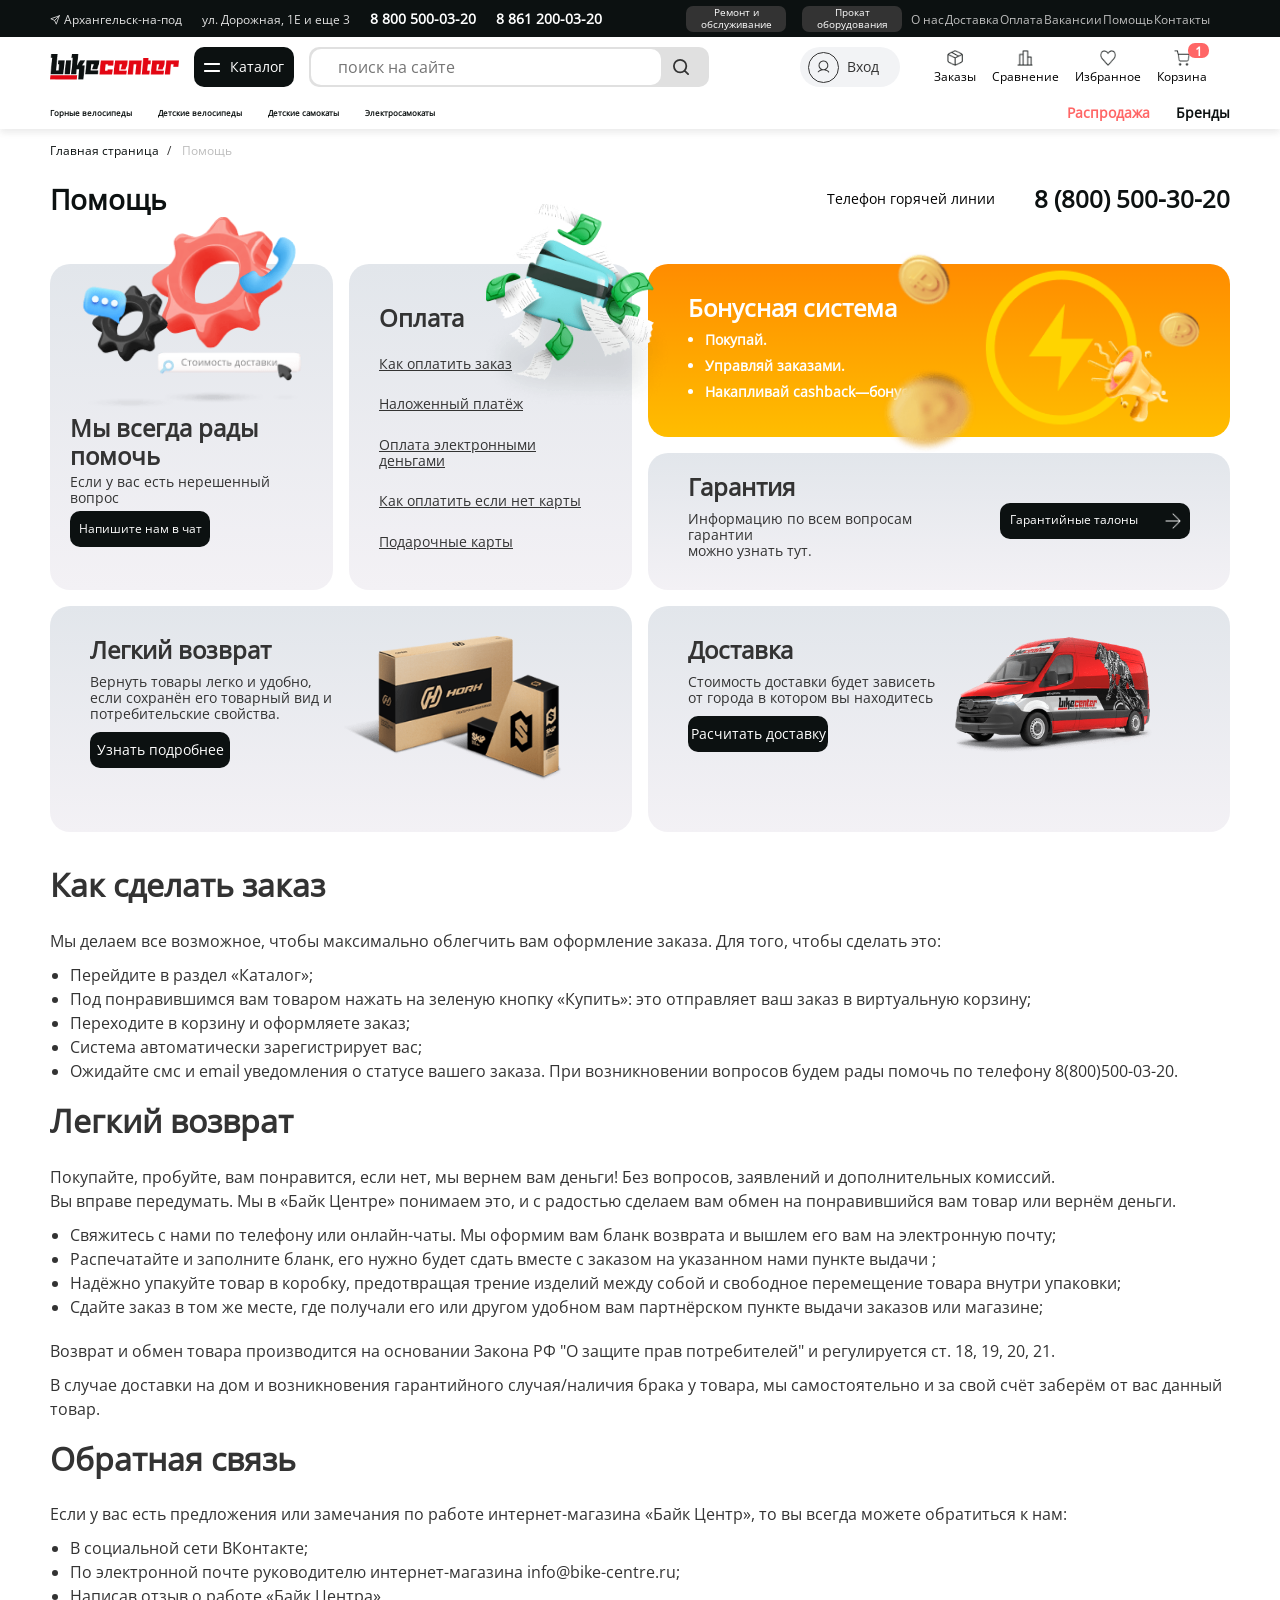
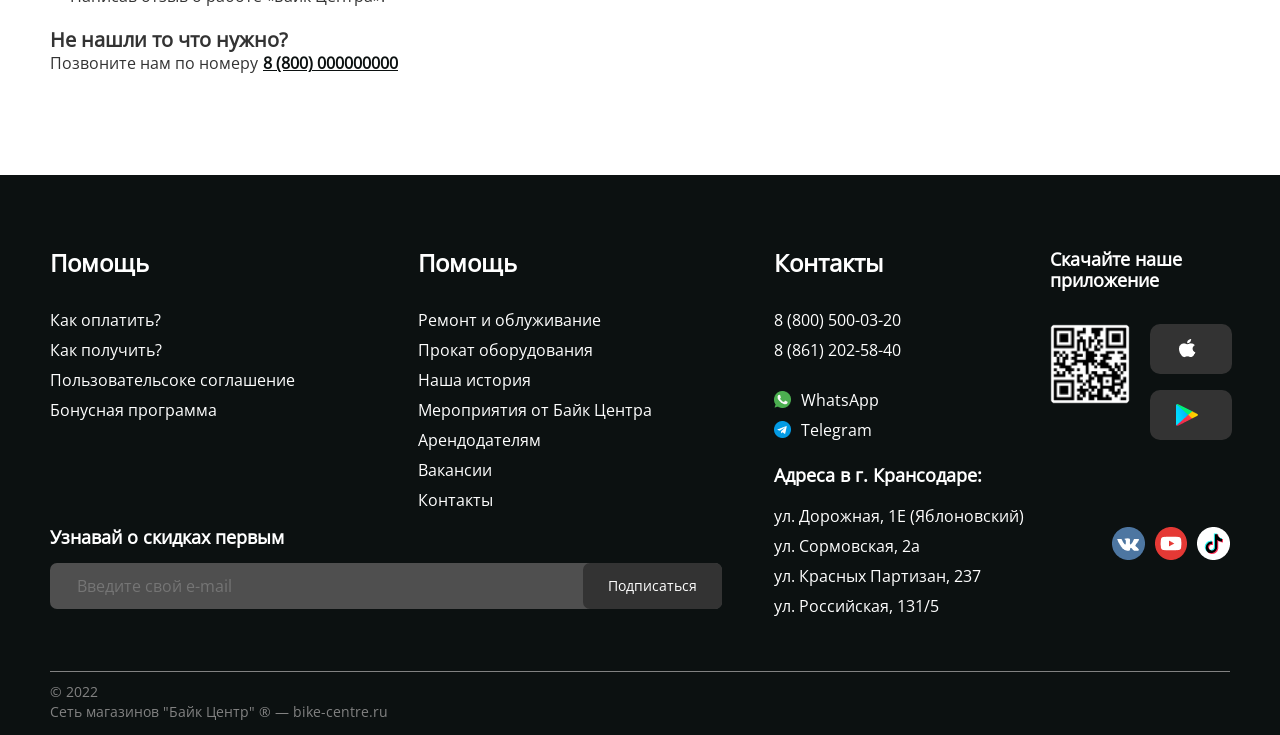
<file: index.html>
<!doctype html><html lang="en"><head><meta charset="UTF-8"><meta http-equiv="X-UA-Compatible" content="IE=edge"><meta name="viewport" content="width=device-width,initial-scale=1"><link rel="shortcut icon" href="#" type="image/png"><link rel="shortcut icon" href="#" type="image/svg+xml"><title>WebPack RUBIK</title><script defer="defer" src="main.179ff12ef332ce8f3897.js"></script><link href="main.f5bd151fe321eb7d1ba5.css" rel="stylesheet"></head><body><div class="black__line"></div><div class="line"></div><header><div class="header__line"><div class="header__line__wrap"><div class="header__line__wrap__info"><ul><li><img src="image/marker.svg" alt="marker"> <a href="#">Архангельск-на-под</a></li><li><a href="#">ул. Дорожная, 1Е и еще 3</a></li><li><a href="#" class="header__line__wrap__info__number">8 800 500-03-20</a></li><li><a href="#" class="header__line__wrap__info__number">8 861 200-03-20</a></li></ul></div><div class="header__line__wrap__list"><div class="header__line__wrap__list__btn header__btn"><button>Ремонт и обслуживание</button></div><div class="header__line__wrap__list__btn header__btn"><button>Прокат оборудования</button></div><div class="header__line__wrap__list__categories"><ul><li><a href="#">О нас</a></li><li><a href="#">Доставка</a></li><li><a href="#">Оплата</a></li><li><a href="#">Вакансии</a></li><li><a href="#">Помощь</a></li><li><a href="#">Контакты</a></li></ul></div></div></div></div><div class="header__line__small"><div class="header__line__wrap"><div class="header__line__wrap__info"><ul><li><img src="image/marker.svg" alt="marker"> <a href="#">Архангельск-на-под</a></li><li><a href="#">ул. Дорожная, 1Е и еще 3</a></li><li><a href="#" class="header__line__wrap__info__number">8 800 500-03-20</a></li><li><a href="#" class="header__line__wrap__info__number">8 861 200-03-20</a></li></ul><div class="header__line__wrap__list__btn header__btn"><button>Ремонт и обслуживание</button></div><div class="header__line__wrap__list__btn header__btn"><button>Прокат оборудования</button></div></div><div class="header__line__wrap__list"><div class="header__line__wrap__list__categories"><ul><li><a href="#">О нас</a></li><li><a href="#">Доставка</a></li><li><a href="#">Оплата</a></li><li><a href="#">Вакансии</a></li><li><a href="#">Помощь</a></li><li><a href="#">Контакты</a></li></ul></div></div></div></div><div class="header__main"><div class="header__main__wrap"><div class="header__main__wrap__one"><div class="header__main__wrap__one__logo"><img src="image/logo.png" alt="logo"></div><div class="header__main__wrap__one__logo__button"><button class="btn btn__header" id="catalog__open" checked="false"><div class="btn__header__menu"><img src="image/burger.png" alt="burger"></div><span>Каталог</span></button></div><div class="search__wrap"><div class="header__main__wrap__one__search"><input type="search" class="search" placeholder="поиск на сайте" id="input"> <img src="image/search.svg" alt="search" class="search__icon"></div><div class="search__list" id="search__list"><div class="search__list__wrap"><div class="search__list__wrap__element"><h5>Велосипеды</h5><div class="search__list__wrap__element__line"><div class="search__list__wrap__element__line__text"><img src="image/search.svg" alt="search"><p>Электросамокаты</p></div><div class="search__list__wrap__element__line__arrow"><img class="arrow" src="image/arrow-rigth.png" alt="arrow"></div></div><div class="search__list__wrap__element__line"><div class="search__list__wrap__element__line__text"><img src="image/search.svg" alt="search"><p>Электросамокаты</p></div><div class="search__list__wrap__element__line__arrow"><img class="arrow" src="image/arrow-rigth.png" alt="arrow"></div></div><div class="search__list__wrap__element__line"><div class="search__list__wrap__element__line__text"><img src="image/search.svg" alt="search"><p>Электросамокаты</p></div><div class="search__list__wrap__element__line__arrow"><img class="arrow" src="image/arrow-rigth.png" alt="arrow"></div></div><div class="search__list__wrap__element__line"><div class="search__list__wrap__element__line__text"><img src="image/search.svg" alt="search"><p>Электросамокаты</p></div><div class="search__list__wrap__element__line__arrow"><img class="arrow" src="image/arrow-rigth.png" alt="arrow"></div></div></div><div class="search__list__wrap__element all__categories" style="margin-top:20px"><h5>Все разделы</h5><div class="search__list__wrap__element__line"><div class="search__list__wrap__element__line__text"><p>Электросамокаты</p></div><div class="search__list__wrap__element__line__arrow"><img class="arrow" src="image/arrow-rigth.png" alt="arrow"></div></div><div class="search__list__wrap__element__line"><div class="search__list__wrap__element__line__text"><p>Электросамокаты</p></div><div class="search__list__wrap__element__line__arrow"><img class="arrow" src="image/arrow-rigth.png" alt="arrow"></div></div><div class="search__list__wrap__element__line"><div class="search__list__wrap__element__line__text"><p>Электросамокаты</p></div><div class="search__list__wrap__element__line__arrow"><img class="arrow" src="image/arrow-rigth.png" alt="arrow"></div></div><div class="search__list__wrap__element__line"><div class="search__list__wrap__element__line__text"><p>Электросамокаты</p></div><div class="search__list__wrap__element__line__arrow"><img class="arrow" src="image/arrow-rigth.png" alt="arrow"></div></div></div><div class="search__list__wrap__element" style="margin-top:20px"><div class="search__list__wrap__element__line"><div class="search__list__wrap__element__line__text"><div class="search__list__wrap__element__line__text__block"></div><p>Велосипед TECH TEAM Fox 20 (2021)<br>черно-синий</p></div><div class="search__list__wrap__element__line__arrow__block"><p>235 365 Р</p></div></div><div class="search__list__wrap__element__line"><div class="search__list__wrap__element__line__text"><div class="search__list__wrap__element__line__text__block"></div><p>Велосипед TECH TEAM Fox 20 (2021)<br>черно-синий</p></div><div class="search__list__wrap__element__line__arrow__block"><p>235 365 Р</p></div></div><div class="search__list__wrap__element__line"><div class="search__list__wrap__element__line__text"><div class="search__list__wrap__element__line__text__block"></div><p>Велосипед TECH TEAM Fox 20 (2021)<br>черно-синий</p></div><div class="search__list__wrap__element__line__arrow__block"><p>235 365 Р</p></div></div><div class="search__list__wrap__element__line"><div class="search__list__wrap__element__line__text"><div class="search__list__wrap__element__line__text__block"></div><p>Велосипед TECH TEAM Fox 20 (2021)<br>черно-синий</p></div><div class="search__list__wrap__element__line__arrow__block"><p>235 365 Р</p></div></div><div class="search__list__wrap__element__line"><div class="search__list__wrap__element__line__text"><div class="search__list__wrap__element__line__text__block"></div><p>Велосипед TECH TEAM Fox 20 (2021)<br>черно-синий</p></div><div class="search__list__wrap__element__line__arrow__block"><p>235 365 Р</p></div></div><div class="search__list__wrap__element__line"><div class="search__list__wrap__element__line__text"><div class="search__list__wrap__element__line__text__block"></div><p>Велосипед TECH TEAM Fox 20 (2021)<br>черно-синий</p></div><div class="search__list__wrap__element__line__arrow__block"><p>235 365 Р</p></div></div><div class="search__list__wrap__element__line"><div class="search__list__wrap__element__line__text"><div class="search__list__wrap__element__line__text__block"></div><p>Велосипед TECH TEAM Fox 20 (2021)<br>черно-синий</p></div><div class="search__list__wrap__element__line__arrow__block"><p>235 365 Р</p></div></div><div class="search__list__wrap__element__line"><div class="search__list__wrap__element__line__text"><div class="search__list__wrap__element__line__text__block"></div><p>Велосипед TECH TEAM Fox 20 (2021)<br>черно-синий</p></div><div class="search__list__wrap__element__line__arrow__block"><p>235 365 Р</p></div></div></div></div></div></div></div><div class="header__main__wrap__two"><ul><button class="btn btn__main"><div class="btn__main__wrap"><img src="image/human.png" alt="human"> <span>Вход</span></div></button><li class="icons"><img src="image/box.png" alt="img"><p>Заказы</p></li><li class="icons"><img src="image/graph.png" alt="img"><p>Сравнение</p></li><li class="icons"><img src="image/heart.png" alt="img"><p>Избранное</p></li><li class="icons cart"><div class="cart__box"><p>1</p></div><img src="image/cart.png" alt="img"><p>Корзина</p></li></ul></div></div></div><div class="header__footer"><div class="header__footer__category"><ul><li><a href="#">Горные велосипеды</a></li><li><a href="#">Детские велосипеды</a></li><li><a href="#">Детские самокаты</a></li><li><a href="#">Электросамокаты</a></li></ul></div><div class="header__footer__promotion"><ul><li><a href="#" class="promotion">Распродажа</a></li><li><a href="#">Бренды</a></li></ul></div></div></header><nav><div class="nav__wrap"><div class="nav__burger"><img src="image/nav-burger.png" alt="omg"></div><div class="nav__logo"><img src="image/nav-logo.png" alt="omg"></div><div class="nav__search" id="navSearch"><img src="image/nav-search.png" alt="omg"></div><div class="nav__cart" id="navCart"><img src="image/nav-cart.png" alt="omg"></div><div class="nav__cart" id="navCart"><img src="image/human2.png" alt="omg"></div></div></nav><main><div class="catalog catalog__open" id="catalog"><aside class="catalog__aside__left"><div class="aside__wrap"><div class="aside__wrap__element"><div class="aside__wrap__element__image"><img src="image/bike.png" alt="img"></div><p>Велосипеды</p><div class="aside__wrap__element__image__arrow"><img class="arrow" src="image/arrow-rigth.png" alt="arrow"></div></div><div class="aside__wrap__element"><div class="aside__wrap__element__image"><img src="image/bike.png" alt="img"></div><p>Велосипеды</p><div class="aside__wrap__element__image__arrow"><img class="arrow" src="image/arrow-rigth.png" alt="arrow"></div></div><div class="aside__wrap__element"><div class="aside__wrap__element__image"><img src="image/bike.png" alt="img"></div><p>Велосипеды</p><div class="aside__wrap__element__image__arrow"><img class="arrow" src="image/arrow-rigth.png" alt="arrow"></div></div><div class="aside__wrap__element"><div class="aside__wrap__element__image"><img src="image/bike.png" alt="img"></div><p>Велосипеды</p><div class="aside__wrap__element__image__arrow"><img class="arrow" src="image/arrow-rigth.png" alt="arrow"></div></div><div class="aside__wrap__element"><div class="aside__wrap__element__image"><img src="image/bike.png" alt="img"></div><p>Велосипеды</p><div class="aside__wrap__element__image__arrow"><img class="arrow" src="image/arrow-rigth.png" alt="arrow"></div></div><div class="aside__wrap__element"><div class="aside__wrap__element__image"><img src="image/bike.png" alt="img"></div><p>Велосипеды</p><div class="aside__wrap__element__image__arrow"><img class="arrow" src="image/arrow-rigth.png" alt="arrow"></div></div><div class="aside__wrap__element"><div class="aside__wrap__element__image"><img src="image/bike.png" alt="img"></div><p>Велосипеды</p><div class="aside__wrap__element__image__arrow"><img class="arrow" src="image/arrow-rigth.png" alt="arrow"></div></div><div class="aside__wrap__element"><div class="aside__wrap__element__image"><img src="image/bike.png" alt="img"></div><p>Велосипеды</p><div class="aside__wrap__element__image__arrow"><img class="arrow" src="image/arrow-rigth.png" alt="arrow"></div></div><div class="aside__wrap__element"><div class="aside__wrap__element__image"><img src="image/bike.png" alt="img"></div><p>Велосипеды</p><div class="aside__wrap__element__image__arrow"><img class="arrow" src="image/arrow-rigth.png" alt="arrow"></div></div><div class="aside__wrap__element"><div class="aside__wrap__element__image"><img src="image/bike.png" alt="img"></div><p>Велосипеды</p><div class="aside__wrap__element__image__arrow"><img class="arrow" src="image/arrow-rigth.png" alt="arrow"></div></div><div class="aside__wrap__element"><div class="aside__wrap__element__image"><img src="image/bike.png" alt="img"></div><p>Велосипеды</p><div class="aside__wrap__element__image__arrow"><img class="arrow" src="image/arrow-rigth.png" alt="arrow"></div></div><div class="aside__wrap__element"><div class="aside__wrap__element__image"><img src="image/bike.png" alt="img"></div><p>Велосипеды</p><div class="aside__wrap__element__image__arrow"><img class="arrow" src="image/arrow-rigth.png" alt="arrow"></div></div></div></aside><article><div class="article__wrap__all"><div class="article__wrap__element"><div class="article__wrap__element__title"><h6>Амортизаторы и вилки</h6><div class="article__wrap__element__title__image"><img src="image/bike.png" alt="img"></div></div><div class="article__wrap__element__body"><ul><li><p>Амортизаторы</p></li><li><p>Амортизаторы</p></li><li><p>Амортизаторы</p></li><li><p>Амортизаторы</p></li><li><p>Амортизаторы</p></li></ul></div></div><div class="article__wrap__element"><div class="article__wrap__element__title"><h6>Амортизаторы и вилки</h6><div class="article__wrap__element__title__image"><img src="image/bike.png" alt="img"></div></div><div class="article__wrap__element__body"><ul><li><p>Амортизаторы</p></li><li><p>Амортизаторы</p></li><li><p>Амортизаторы</p></li><li><p>Амортизаторы</p></li><li><p>Амортизаторы</p></li></ul></div></div><div class="article__wrap__element"><div class="article__wrap__element__title"><h6>Амортизаторы и вилки</h6><div class="article__wrap__element__title__image"><img src="image/bike.png" alt="img"></div></div><div class="article__wrap__element__body"><ul><li><p>Амортизаторы</p></li><li><p>Амортизаторы</p></li><li><p>Амортизаторы</p></li><li><p>Амортизаторы</p></li><li><p>Амортизаторы</p></li></ul></div></div><div class="article__wrap__element"><div class="article__wrap__element__title"><h6>Амортизаторы и вилки</h6><div class="article__wrap__element__title__image"><img src="image/bike.png" alt="img"></div></div><div class="article__wrap__element__body"><ul><li><p>Амортизаторы</p></li><li><p>Амортизаторы</p></li><li><p>Амортизаторы</p></li><li><p>Амортизаторы</p></li><li><p>Амортизаторы</p></li></ul></div></div><div class="article__wrap__element"><div class="article__wrap__element__title"><h6>Амортизаторы и вилки</h6><div class="article__wrap__element__title__image"><img src="image/bike.png" alt="img"></div></div><div class="article__wrap__element__body"><ul><li><p>Амортизаторы</p></li><li><p>Амортизаторы</p></li><li><p>Амортизаторы</p></li><li><p>Амортизаторы</p></li><li><p>Амортизаторы</p></li></ul></div></div><div class="article__wrap__element"><div class="article__wrap__element__title"><h6>Амортизаторы и вилки</h6><div class="article__wrap__element__title__image"><img src="image/bike.png" alt="img"></div></div><div class="article__wrap__element__body"><ul><li><p>Амортизаторы</p></li><li><p>Амортизаторы</p></li><li><p>Амортизаторы</p></li><li><p>Амортизаторы</p></li><li><p>Амортизаторы</p></li></ul></div></div><div class="article__wrap__element"><div class="article__wrap__element__title"><h6>Амортизаторы и вилки</h6><div class="article__wrap__element__title__image"><img src="image/bike.png" alt="img"></div></div><div class="article__wrap__element__body"><ul><li><p>Амортизаторы</p></li><li><p>Амортизаторы</p></li><li><p>Амортизаторы</p></li><li><p>Амортизаторы</p></li><li><p>Амортизаторы</p></li></ul></div></div><div class="article__wrap__element"><div class="article__wrap__element__title"><h6>Амортизаторы и вилки</h6><div class="article__wrap__element__title__image"><img src="image/bike.png" alt="img"></div></div><div class="article__wrap__element__body"><ul><li><p>Амортизаторы</p></li><li><p>Амортизаторы</p></li><li><p>Амортизаторы</p></li><li><p>Амортизаторы</p></li><li><p>Амортизаторы</p></li></ul></div></div><div class="article__wrap__element"><div class="article__wrap__element__title"><h6>Амортизаторы и вилки</h6><div class="article__wrap__element__title__image"><img src="image/bike.png" alt="img"></div></div><div class="article__wrap__element__body"><ul><li><p>Амортизаторы</p></li><li><p>Амортизаторы</p></li><li><p>Амортизаторы</p></li><li><p>Амортизаторы</p></li><li><p>Амортизаторы</p></li></ul></div></div><div class="article__wrap__element"><div class="article__wrap__element__title"><h6>Амортизаторы и вилки</h6><div class="article__wrap__element__title__image"><img src="image/bike.png" alt="img"></div></div><div class="article__wrap__element__body"><ul><li><p>Амортизаторы</p></li><li><p>Амортизаторы</p></li><li><p>Амортизаторы</p></li><li><p>Амортизаторы</p></li><li><p>Амортизаторы</p></li></ul></div></div><div class="article__wrap__element"><div class="article__wrap__element__title"><h6>Амортизаторы и вилки</h6><div class="article__wrap__element__title__image"><img src="image/bike.png" alt="img"></div></div><div class="article__wrap__element__body"><ul><li><p>Амортизаторы</p></li><li><p>Амортизаторы</p></li><li><p>Амортизаторы</p></li><li><p>Амортизаторы</p></li><li><p>Амортизаторы</p></li></ul></div></div><div class="article__wrap__element"><div class="article__wrap__element__title"><h6>Амортизаторы и вилки</h6><div class="article__wrap__element__title__image"><img src="image/bike.png" alt="img"></div></div><div class="article__wrap__element__body"><ul><li><p>Амортизаторы</p></li><li><p>Амортизаторы</p></li><li><p>Амортизаторы</p></li><li><p>Амортизаторы</p></li><li><p>Амортизаторы</p></li></ul></div></div><div class="article__wrap__element"><div class="article__wrap__element__title"><h6>Амортизаторы и вилки</h6><div class="article__wrap__element__title__image"><img src="image/bike.png" alt="img"></div></div><div class="article__wrap__element__body"><ul><li><p>Амортизаторы</p></li><li><p>Амортизаторы</p></li><li><p>Амортизаторы</p></li><li><p>Амортизаторы</p></li><li><p>Амортизаторы</p></li></ul></div></div><div class="article__wrap__element"><div class="article__wrap__element__title"><h6>Амортизаторы и вилки</h6><div class="article__wrap__element__title__image"><img src="image/bike.png" alt="img"></div></div><div class="article__wrap__element__body"><ul><li><p>Амортизаторы</p></li><li><p>Амортизаторы</p></li><li><p>Амортизаторы</p></li><li><p>Амортизаторы</p></li><li><p>Амортизаторы</p></li></ul></div></div><div class="article__wrap__element"><div class="article__wrap__element__title"><h6>Амортизаторы и вилки</h6><div class="article__wrap__element__title__image"><img src="image/bike.png" alt="img"></div></div><div class="article__wrap__element__body"><ul><li><p>Амортизаторы</p></li><li><p>Амортизаторы</p></li><li><p>Амортизаторы</p></li><li><p>Амортизаторы</p></li><li><p>Амортизаторы</p></li></ul></div></div></div></article></div><div class="main__pagination"><ul><li><a href="#">Главная страница</a></li><li>Помощь</li></ul></div><div class="main__help"><ul class="high"><li><a href="#">Помощь</a></li><li><p>Телефон горячей линии</p><a href="#">8 (800) 500-30-20</a></li></ul><div class="main__help__wrap main__help__wrap__mobile"><h4>Помощь</h4><div class="hot__line"><p>Телефон горячей линии</p><a href="#">8 (800) 500-30-20</a></div><div class="question"><h4>Мы всегда рады помочь</h4><p>Если у вас есть нерешенный вопрос</p><button class="btn">Напишите нам в чат</button></div></div></div><div class="main__header"><div class="main__header__wrap"><div class="main__header__wrap__left"><div class="left__one wrap__element"><div class="left__one__wrap"><div class="left__one__wrap__image"><img src="image/left-one.png" alt="img"></div><div class="left__one__wrap__text"><h4>Мы всегда рады помочь</h4><p>Если у вас есть нерешенный вопрос</p><button class="btn">Напишите нам в чат</button></div></div></div><div class="left__two wrap__element"><div class="left__two__wrap"><div class="left__two__wrap__text"><h4>Оплата</h4><a href="#">Как оплатить заказ</a> <a href="#">Наложенный платёж</a> <a href="#">Оплата электронными деньгами</a> <a href="#">Как оплатить если нет карты</a> <a href="#">Подарочные карты</a><div class="left__two__wrap__image"><img src="image/left-two.png" alt="img"></div></div></div></div></div><div class="main__header__wrap__rigth"><div class="rigth__one wrap__element"><div class="rigth__one__wrap row__element"><div class="rigth__one__wrap__text"><h4>Бонусная система</h4><ul><li>Покупай.</li><li>Управляй заказами.</li><li>Накапливай cashback—бонусы</li></ul></div><div class="rigth__one__wrap__image"><img src="image/rigth-one.png" alt="img"></div></div></div><div class="rigth__two wrap__element"><div class="rigth__two__wrap row__element"><div class="rigth__two__wrap__text"><h4>Гарантия</h4><p>Информацию по всем вопросам гарантии<br>можно узнать тут.</p></div><div class="rigth__two__wrap__btn"><button class="btn"><span>Гарантийные талоны </span><img src="image/arrow.png" alt="arrow"></button></div></div></div></div></div><div class="main__header__wrap__bottom"><div class="bottom__one wrap__element"><div class="bottom__one__wrap row__element"><div class="bottom__one__wrap__text bottom__wrap__text"><h4>Легкий возврат</h4><p>Вернуть товары легко и удобно, если сохранён его товарный вид и потребительские свойства.</p><button class="btn">Узнать подробнее</button></div><div class="bottom__one__wrap__image"><img src="image/bottom-one.png" alt="img"></div></div></div><div class="bottom__two wrap__element"><div class="bottom__two__wrap row__element"><div class="bottom__two__wrap__text bottom__wrap__text"><h4>Доставка</h4><p>Стоимость доставки будет зависеть от города в котором вы находитесь</p><button class="btn">Расчитать доставку</button></div><div class="bottom__two__wrap__image"><img src="image/bottom-two.png" alt="img"></div></div></div></div></div><div class="main__header__mobile main__header"><div class="main__header__wrap"><div class="delivery"><h4>Доставка</h4><div class="delivery__wrap"><div class="delivery__wrap__image"><img src="image/bottom-two.png" alt="img"></div><div class="delivery__wrap__text"><p>Стоимость доставки будет зависеть от города в котором вы находитесь</p><button class="btn">Узнать подробнее</button></div></div><div class="delivery__wrap__bonus"><h5>Бонусная система</h5><ul><li>Покупай.</li><li>Управляй заказами.</li><li>Накапливай cashback—бонусы.</li></ul></div></div><div class="pay"><h4>Оплата</h4><div class="pay__wrap"><div class="search__list__wrap__element all__categories" style="margin-top:20px"><div class="search__list__wrap__element__line"><div class="search__list__wrap__element__line__text"><p>Как оплатить заказ</p></div><div class="search__list__wrap__element__line__arrow"><img class="arrow" src="image/arrow-rigth.png" alt="arrow"></div></div><div class="search__list__wrap__element__line"><div class="search__list__wrap__element__line__text"><p>Наложенный платеж</p></div><div class="search__list__wrap__element__line__arrow"><img class="arrow" src="image/arrow-rigth.png" alt="arrow"></div></div><div class="search__list__wrap__element__line"><div class="search__list__wrap__element__line__text"><p>Оплата электронными деньгами</p></div><div class="search__list__wrap__element__line__arrow"><img class="arrow" src="image/arrow-rigth.png" alt="arrow"></div></div><div class="search__list__wrap__element__line"><div class="search__list__wrap__element__line__text"><p>Как оплатить если нет карты</p></div><div class="search__list__wrap__element__line__arrow"><img class="arrow" src="image/arrow-rigth.png" alt="arrow"></div></div><div class="search__list__wrap__element__line"><div class="search__list__wrap__element__line__text"><p>Подарочные карты</p></div><div class="search__list__wrap__element__line__arrow"><img class="arrow" src="image/arrow-rigth.png" alt="arrow"></div></div></div></div></div><div class="order"><div class="order__wrap"><h4>Как сделать заказ</h4><p>Мы делаем все возможное, чтобы максимально облегчить вам оформление заказа. Для того, чтобы сделать это:</p><ul><li>Перейдите в раздел «Каталог»;</li><li>под понравившимся вам товаром нажать на зеленую кнопку «Купить»: это отправляет ваш заказ в виртуальную корзину;</li><li>переходите в корзину и оформляете заказ;</li><li>система автоматически зарегистрирует вас;</li><li>ожидайте смс и email уведомления о статусе вашего заказа. При возникновении вопросов будем рады помочь по телефону 8(800)500-03-20.</li></ul></div></div><div class="return"><h4>Легкий возврат</h4><div class="return__wrap"><img src="image/bottom-one.png" alt="img"><p>Мы в «Байк Центре» понимаем это, и с радостью сделаем вам обмен на понравившийся вам товар или вернём деньги.</p><ul><li>Свяжитесь с нами по телефону или онлайн-чаты. Мы оформим вам бланк возврата и вышлем его вам на электронную почту;</li><li>распечатайте и заполните бланк, его нужно будет сдать вместе с заказом на указанном нами пункте выдачи ;</li><li>надёжно упакуйте товар в коробку, предотвращая трение изделий между собой и свободное перемещение товара внутри упаковки;</li><li>сдайте заказ в том же месте, где получали его или другом удобном вам партнёрском пункте выдачи заказов или магазине;</li></ul></div></div><div class="guarantee"><div class="guarantee__wrap"><h4>Гарантия</h4><p>Информацию по всем вопросам, связанным с обменом, возвратом, ремонтом и взаимодействием с сервисным центром, вы можете уточнить непосредственно у сотрудников магазина или по телефону горячей линии.</p><button class="btn"><span>Гарантийные талоны </span><img src="image/arrow.png" alt="arrow"></button></div></div><div class="feedback"><h4>Обратная связь</h4><p>Если у вас есть предложения или замечания по работе интернет-магазина «Байк Центр», то вы всегда можете обратиться к нам:</p><ul><li>в социальной сети ВКонтакте;</li><li>по электронной почте руководителю интернет-магазина info@bike-centre.ru;</li><li>написав отзыв о работе «Байк Центра».</li></ul></div></div></div><div class="main__text"><div class="main__text__order main__text__element"><h4>Как сделать заказ</h4><p>Мы делаем все возможное, чтобы максимально облегчить вам оформление заказа. Для того, чтобы сделать это:</p><ul><li>Перейдите в раздел «Каталог»;</li><li>Под понравившимся вам товаром нажать на зеленую кнопку «Купить»: это отправляет ваш заказ в виртуальную корзину;</li><li>Переходите в корзину и оформляете заказ;</li><li>Система автоматически зарегистрирует вас;</li><li>Ожидайте смс и email уведомления о статусе вашего заказа. При возникновении вопросов будем рады помочь по телефону 8(800)500-03-20.</li></ul></div><div class="main__text__return main__text__element"><h4>Легкий возврат</h4><p>Покупайте, пробуйте, вам понравится, если нет, мы вернем вам деньги! Без вопросов, заявлений и дополнительных комиссий.<br>Вы вправе передумать. Мы в «Байк Центре» понимаем это, и с радостью сделаем вам обмен на понравившийся вам товар или вернём деньги.</p><ul><li>Свяжитесь с нами по телефону или онлайн-чаты. Мы оформим вам бланк возврата и вышлем его вам на электронную почту;</li><li>Распечатайте и заполните бланк, его нужно будет сдать вместе с заказом на указанном нами пункте выдачи ;</li><li>Надёжно упакуйте товар в коробку, предотвращая трение изделий между собой и свободное перемещение товара внутри упаковки;</li><li>Сдайте заказ в том же месте, где получали его или другом удобном вам партнёрском пункте выдачи заказов или магазине;</li></ul><p>Возврат и обмен товара производится на основании Закона РФ "О защите прав потребителей" и регулируется ст. 18, 19, 20, 21.</p><p>В случае доставки на дом и возникновения гарантийного случая/наличия брака у товара, мы самостоятельно и за свой счёт заберём от вас данный товар.</p></div><div class="main__text__feedback main__text__element"><h4>Обратная связь</h4><p>Если у вас есть предложения или замечания по работе интернет-магазина «Байк Центр», то вы всегда можете обратиться к нам:</p><ul><li>В социальной сети ВКонтакте;</li><li>По электронной почте руководителю интернет-магазина info@bike-centre.ru;</li><li>Написав отзыв о работе «Байк Центра».</li></ul><div class="main__text__feedback__bottom"><h6>Не нашли то что нужно?</h6><p>Позвоните нам по номеру<a href="#">8 (800) 000000000</a></p></div></div></div></main><footer class="footer"><div class="footer__wrap"><div class="footer__wrap__element elment__1"><h4>Помощь</h4><ul><li><a href="#">Как оплатить?</a></li><li><a href="#">Как получить?</a></li><li><a href="#">Пользовательсоке соглашение</a></li><li><a href="#">Бонусная программа</a></li></ul></div><div class="footer__wrap__element elment__2"><h4>Помощь</h4><ul><li><a href="#">Ремонт и облуживание</a></li><li><a href="#">Прокат оборудования</a></li><li><a href="#">Наша история</a></li><li><a href="#">Мероприятия от Байк Центра</a></li><li><a href="#">Арендодателям</a></li><li><a href="#">Вакансии</a></li><li><a href="#">Контакты</a></li></ul></div><div class="footer__wrap__element elment__3"><h4>Контакты</h4><ul><li><a href="#">8 (800) 500-03-20</a></li><li><a href="#">8 (861) 202-58-40</a></li><li class="socials"><a href="#"><img src="image/whatsapp 1.png" alt="img"><p>WhatsApp</p></a><a href="#"><img src="image/telegram 1.png" alt="img"><p>Telegram</p></a></li></ul><h5>Адреса в г. Крансодаре:</h5><ul><li>ул. Дорожная, 1Е (Яблоновский)</li><li>ул. Сормовская, 2а</li><li>ул. Красных Партизан, 237</li><li>ул. Российская, 131/5</li></ul></div><div class="footer__wrap__element elment__4"><h5>Узнавай о скидках первым</h5><div class="footer__search"><input type="search" class="search" placeholder="Введите свой e-mail"> <button class="btn">Подписаться</button></div></div><div class="footer__wrap__element footer__qr elment__5"><div class="wrap"><h5>Скачайте наше приложение</h5><div class="footer__wrap__element__wrap"><div class="footer__wrap__element__qr"><img src="image/qr.png" alt="qr"></div><div class="footer__wrap__element__btn"><button class="btn"><img src="image/icon-apple.png" alt="img"> <span>App Store</span></button> <button class="btn"><img src="image/icon-google.png" alt="img"> <span>Google Play</span></button></div></div></div></div><div class="footer__wrap__element elment__6"><div class="footer__icons__wrap"><a href="#"><img src="image/vk 1.png" alt="1"> </a><a href="#"><img src="image/youtube 1.png" alt="1"> </a><a href="#"><img src="image/tictok.png" alt="1"></a></div></div></div><div class="footer__footer"><hr><p>© 2022<br>Сеть магазинов "Байк Центр" ® — bike-сentre.ru</p></div></footer><div class="header__block"><h5>Скачайте наше приложение</h5><div class="header__block__wrap"><div class="footer__wrap__element__btn"><button class="btn"><img src="image/icon-apple.png" alt="img"> <span>App Store</span></button> <button class="btn"><img src="image/icon-google.png" alt="img"> <span>Google Play</span></button></div></div></div><footer class="footer__mobile"><div class="footer__mobile__wrap"><div class="footer__wrap__element elment__2"><h4>Помощь</h4><div class="search__list__wrap__element all__categories"><div class="footer__text"><span>г. Краснодар, ул. Дорожная, 1Е<br>(Яблоновский) и еще 3</span><p>С 9:00 до 20:00 без выходных</p><div class="search__list__wrap__element__line"><div class="search__list__wrap__element__line__text"><img src="image/whatsapp 1.png" alt="search"><p>Написать в WhatsApp</p></div><div class="search__list__wrap__element__line__arrow"><img class="arrow" src="image/white-arrow.png" alt="arrow"></div></div><div class="search__list__wrap__element__line"><div class="search__list__wrap__element__line__text"><img src="image/telegram 1.png" alt="search"><p>Написать в Telegram</p></div><div class="search__list__wrap__element__line__arrow"><img class="arrow" src="image/white-arrow.png" alt="arrow"></div></div><button class="footer__text__btn btn">Позвонить 8 (800) 500-03-20</button></div><div class="search__list__wrap__element__line"><div class="search__list__wrap__element__line__text"><img src="image/pay.png" alt="search"><p>Оплатили</p></div><div class="search__list__wrap__element__line__arrow"><img class="arrow" src="image/white-arrow.png" alt="arrow"></div></div><div class="search__list__wrap__element__line"><div class="search__list__wrap__element__line__text"><img src="image/delivery.svg" alt="search"><p>Условия доставки</p></div><div class="search__list__wrap__element__line__arrow"><img class="arrow" src="image/white-arrow.png" alt="arrow"></div></div><div class="search__list__wrap__element__line"><div class="search__list__wrap__element__line__text"><img src="image/house.png" alt="search"><p>Контакты</p></div><div class="search__list__wrap__element__line__arrow"><img class="arrow" src="image/white-arrow.png" alt="arrow"></div></div><div class="search__list__wrap__element__line"><div class="search__list__wrap__element__line__text"><img src="image/star.png" alt="search"><p>Оставить отзыв</p></div><div class="search__list__wrap__element__line__arrow"><img class="arrow" src="image/white-arrow.png" alt="arrow"></div></div><br><div class="search__list__wrap__element__line"><div class="search__list__wrap__element__line__text bottom__text"><p>Ремонт и обслуживание</p></div><div class="search__list__wrap__element__line__arrow"><img class="arrow" src="image/white-arrow.png" alt="arrow"></div></div><div class="search__list__wrap__element__line"><div class="search__list__wrap__element__line__text bottom__text"><p>Прокат оборудования</p></div><div class="search__list__wrap__element__line__arrow"><img class="arrow" src="image/white-arrow.png" alt="arrow"></div></div><div class="search__list__wrap__element__line"><div class="search__list__wrap__element__line__text bottom__text"><p>О нас</p></div><div class="search__list__wrap__element__line__arrow"><img class="arrow" src="image/white-arrow.png" alt="arrow"></div></div><div class="search__list__wrap__element__line"><div class="search__list__wrap__element__line__text bottom__text"><p>Вакансии</p></div><div class="search__list__wrap__element__line__arrow"><img class="arrow" src="image/white-arrow.png" alt="arrow"></div></div><div class="search__list__wrap__element__line"><div class="search__list__wrap__element__line__text bottom__text"><p>Пользовательское соглашение</p></div><div class="search__list__wrap__element__line__arrow"><img class="arrow" src="image/white-arrow.png" alt="arrow"></div></div><div class="search__list__wrap__element__line"><div class="search__list__wrap__element__line__text bottom__text"><p>Бонусная программа</p></div><div class="search__list__wrap__element__line__arrow"><img class="arrow" src="image/white-arrow.png" alt="arrow"></div></div><div class="search__list__wrap__element__line"><div class="search__list__wrap__element__line__text bottom__text"><p>Арендодателям</p></div><div class="search__list__wrap__element__line__arrow"><img class="arrow" src="image/white-arrow.png" alt="arrow"></div></div><div class="search"><h5>Подпишись на наши новости</h5><div class="footer__search__main"><input type="search" class="search__input" placeholder="Введите свой e-mail"> <button class="btn"><img src="image/dark-arrow.png" alt="img"></button></div></div></div></div><div class="footer__wrap__element bottom__wrap__text"><hr><p>© 2022<br>Интернет-магазин "Байк Центр" ®<br>bike-сentre.ru</p></div></div></footer></body></html>
</file>
<file: main.f5bd151fe321eb7d1ba5.css>
/*! normalize.css v8.0.1 | MIT License | github.com/necolas/normalize.css */

/* Document
   ========================================================================== */

/**
 * 1. Correct the line height in all browsers.
 * 2. Prevent adjustments of font size after orientation changes in iOS.
 */

 html {
    line-height: 1.15; /* 1 */
    -webkit-text-size-adjust: 100%; /* 2 */
  }
  
  /* Sections
     ========================================================================== */
  
  /**
   * Remove the margin in all browsers.
   */
  
  body {
    margin: 0;
  }
  
  /**
   * Render the `main` element consistently in IE.
   */
  
  main {
    display: block;
  }
  
  /**
   * Correct the font size and margin on `h1` elements within `section` and
   * `article` contexts in Chrome, Firefox, and Safari.
   */
  
  h1 {
    font-size: 2em;
    margin: 0.67em 0;
  }
  
  /* Grouping content
     ========================================================================== */
  
  /**
   * 1. Add the correct box sizing in Firefox.
   * 2. Show the overflow in Edge and IE.
   */
  
  hr {
    box-sizing: content-box; /* 1 */
    height: 0; /* 1 */
    overflow: visible; /* 2 */
  }
  
  /**
   * 1. Correct the inheritance and scaling of font size in all browsers.
   * 2. Correct the odd `em` font sizing in all browsers.
   */
  
  pre {
    font-family: monospace, monospace; /* 1 */
    font-size: 1em; /* 2 */
  }
  
  /* Text-level semantics
     ========================================================================== */
  
  /**
   * Remove the gray background on active links in IE 10.
   */
  
  a {
    background-color: transparent;
  }
  
  /**
   * 1. Remove the bottom border in Chrome 57-
   * 2. Add the correct text decoration in Chrome, Edge, IE, Opera, and Safari.
   */
  
  abbr[title] {
    border-bottom: none; /* 1 */
    text-decoration: underline; /* 2 */
    text-decoration: underline dotted; /* 2 */
  }
  
  /**
   * Add the correct font weight in Chrome, Edge, and Safari.
   */
  
  b,
  strong {
    font-weight: bolder;
  }
  
  /**
   * 1. Correct the inheritance and scaling of font size in all browsers.
   * 2. Correct the odd `em` font sizing in all browsers.
   */
  
  code,
  kbd,
  samp {
    font-family: monospace, monospace; /* 1 */
    font-size: 1em; /* 2 */
  }
  
  /**
   * Add the correct font size in all browsers.
   */
  
  small {
    font-size: 80%;
  }
  
  /**
   * Prevent `sub` and `sup` elements from affecting the line height in
   * all browsers.
   */
  
  sub,
  sup {
    font-size: 75%;
    line-height: 0;
    position: relative;
    vertical-align: baseline;
  }
  
  sub {
    bottom: -0.25em;
  }
  
  sup {
    top: -0.5em;
  }
  
  /* Embedded content
     ========================================================================== */
  
  /**
   * Remove the border on images inside links in IE 10.
   */
  
  img {
    border-style: none;
  }
  
  /* Forms
     ========================================================================== */
  
  /**
   * 1. Change the font styles in all browsers.
   * 2. Remove the margin in Firefox and Safari.
   */
  
  button,
  input,
  optgroup,
  select,
  textarea {
    font-family: inherit; /* 1 */
    font-size: 100%; /* 1 */
    line-height: 1.15; /* 1 */
    margin: 0; /* 2 */
  }
  
  /**
   * Show the overflow in IE.
   * 1. Show the overflow in Edge.
   */
  
  button,
  input { /* 1 */
    overflow: visible;
  }
  
  /**
   * Remove the inheritance of text transform in Edge, Firefox, and IE.
   * 1. Remove the inheritance of text transform in Firefox.
   */
  
  button,
  select { /* 1 */
    text-transform: none;
  }
  
  /**
   * Correct the inability to style clickable types in iOS and Safari.
   */
  
  button,
  [type="button"],
  [type="reset"],
  [type="submit"] {
    -webkit-appearance: button;
  }
  
  /**
   * Remove the inner border and padding in Firefox.
   */
  
  button::-moz-focus-inner,
  [type="button"]::-moz-focus-inner,
  [type="reset"]::-moz-focus-inner,
  [type="submit"]::-moz-focus-inner {
    border-style: none;
    padding: 0;
  }
  
  /**
   * Restore the focus styles unset by the previous rule.
   */
  
  button:-moz-focusring,
  [type="button"]:-moz-focusring,
  [type="reset"]:-moz-focusring,
  [type="submit"]:-moz-focusring {
    outline: 1px dotted ButtonText;
  }
  
  /**
   * Correct the padding in Firefox.
   */
  
  fieldset {
    padding: 0.35em 0.75em 0.625em;
  }
  
  /**
   * 1. Correct the text wrapping in Edge and IE.
   * 2. Correct the color inheritance from `fieldset` elements in IE.
   * 3. Remove the padding so developers are not caught out when they zero out
   *    `fieldset` elements in all browsers.
   */
  
  legend {
    box-sizing: border-box; /* 1 */
    color: inherit; /* 2 */
    display: table; /* 1 */
    max-width: 100%; /* 1 */
    padding: 0; /* 3 */
    white-space: normal; /* 1 */
  }
  
  /**
   * Add the correct vertical alignment in Chrome, Firefox, and Opera.
   */
  
  progress {
    vertical-align: baseline;
  }
  
  /**
   * Remove the default vertical scrollbar in IE 10+.
   */
  
  textarea {
    overflow: auto;
  }
  
  /**
   * 1. Add the correct box sizing in IE 10.
   * 2. Remove the padding in IE 10.
   */
  
  [type="checkbox"],
  [type="radio"] {
    box-sizing: border-box; /* 1 */
    padding: 0; /* 2 */
  }
  
  /**
   * Correct the cursor style of increment and decrement buttons in Chrome.
   */
  
  [type="number"]::-webkit-inner-spin-button,
  [type="number"]::-webkit-outer-spin-button {
    height: auto;
  }
  
  /**
   * 1. Correct the odd appearance in Chrome and Safari.
   * 2. Correct the outline style in Safari.
   */
  
  [type="search"] {
    -webkit-appearance: textfield; /* 1 */
    outline-offset: -2px; /* 2 */
  }
  
  /**
   * Remove the inner padding in Chrome and Safari on macOS.
   */
  
  [type="search"]::-webkit-search-decoration {
    -webkit-appearance: none;
  }
  
  /**
   * 1. Correct the inability to style clickable types in iOS and Safari.
   * 2. Change font properties to `inherit` in Safari.
   */
  
  ::-webkit-file-upload-button {
    -webkit-appearance: button; /* 1 */
    font: inherit; /* 2 */
  }
  
  /* Interactive
     ========================================================================== */
  
  /*
   * Add the correct display in Edge, IE 10+, and Firefox.
   */
  
  details {
    display: block;
  }
  
  /*
   * Add the correct display in all browsers.
   */
  
  summary {
    display: list-item;
  }
  
  /* Misc
     ========================================================================== */
  
  /**
   * Add the correct display in IE 10+.
   */
  
  template {
    display: none;
  }
  
  /**
   * Add the correct display in IE 10.
   */
  
  [hidden] {
    display: none;
  }
@font-face{font-family:"OpenSans";src:url(fonts/OpenSans-Regular.woff),url(fonts/OpenSans-Bold.woff) format("woff")}@font-face{font-family:"OpenSans2";src:url(fonts/OpenSans-Regular.woff2),url(fonts/OpenSans-Bold.woff2) format("woff2")}footer{margin-top:100px;height:560px;background-color:#0c1111}footer .footer__wrap{display:grid;grid-template-areas:"a b c f f" "d d c e e";padding-top:74px}footer .footer__wrap .elment__1{grid-area:a}footer .footer__wrap .elment__2{grid-area:b}footer .footer__wrap .elment__3{grid-area:c}footer .footer__wrap .elment__4{grid-area:d}footer .footer__wrap .elment__5{grid-area:f}footer .footer__wrap .elment__6{grid-area:e}footer .footer__wrap .footer__wrap__element h4{color:#fff;font-size:24px;font-weight:700;margin-bottom:28px}footer .footer__wrap .footer__wrap__element li{font-size:16px;color:#fff;line-height:30px}footer .footer__wrap .footer__wrap__element li a{color:#fff}footer .footer__wrap .footer__wrap__element .socials{display:flex;flex-direction:column;align-items:flex-start;margin:20px auto}footer .footer__wrap .footer__wrap__element .socials a{display:flex;flex-direction:row}footer .footer__wrap .footer__wrap__element .socials a img{align-self:center;margin-right:10px;height:17px;width:17px}footer .footer__wrap .footer__wrap__element h5{font-size:18px;font-weight:700;color:#fff;margin-bottom:15px}footer .footer__wrap .footer__wrap__element .footer__search{background-color:#4f4f4f;border-radius:7px;width:672px;height:46px;display:flex;justify-content:start;align-items:center}footer .footer__wrap .footer__wrap__element .footer__search input{border-radius:10px;width:571px;height:36px;padding:0 27px;color:#fff}footer .footer__wrap .footer__wrap__element .footer__search button{background-color:#333;border-radius:7px;margin-left:31px;width:160px;height:46px}footer .footer__wrap .footer__qr{position:relative}footer .footer__wrap .footer__qr h5{margin-bottom:33px}footer .footer__wrap .footer__qr .wrap{position:absolute;display:grid;right:100px}footer .footer__wrap .footer__qr .footer__wrap__element__wrap{display:grid;grid-template-columns:repeat(2, minmax(50px, 120px));gap:20px}footer .footer__wrap .footer__qr .footer__wrap__element__wrap .footer__wrap__element__btn{display:flex;flex-direction:column;row-gap:16px}footer .footer__wrap .footer__qr .footer__wrap__element__wrap .footer__wrap__element__btn button{background-color:#333;color:#fff}footer .footer__wrap .footer__qr .footer__wrap__element__wrap .footer__wrap__element__btn button img{margin-right:8px}footer .footer__wrap .footer__qr .footer__wrap__element__wrap .footer__wrap__element__btn button span{font-size:16px;font-weight:500;line-height:22px}footer .footer__wrap .elment__6{position:relative}footer .footer__wrap .elment__6 .footer__icons__wrap{display:flex;justify-content:end;align-items:flex-end}footer .footer__wrap .elment__6 .footer__icons__wrap a{margin-left:10px}footer hr{margin-top:50px;width:100%;border:none;color:#828282;background-color:#828282;height:1px}footer .footer__footer{height:52px}footer .footer__footer p{font-size:14px;line-height:20px;margin:10px 0;color:#828282}.footer__mobile{background-color:#0c1111;margin-top:0px;padding-top:20px;height:100%}.footer__mobile h4,.footer__mobile h5{margin:0 15px}.footer__mobile .search{margin:30px auto}.footer__mobile .footer__search__main{position:relative;background-color:#0c1111;border-radius:7px;width:100%;height:46px;display:flex;border:1px solid #4f4f4f}.footer__mobile .footer__search__main input{border-radius:10px;width:100%;height:46px;padding:0 27px;color:#fff}.footer__mobile .footer__search__main button{background-color:#4f4f4f;border-radius:7px;height:46px}.footer__mobile .footer__mobile__wrap{background-color:#0c1111;display:flex;flex-direction:column}.footer__mobile .footer__mobile__wrap .elment__1{height:135px;background-color:#333;border-top-left-radius:20px;border-top-right-radius:20px}.footer__mobile .footer__mobile__wrap .bottom__wrap__text hr{margin:10px auto;width:100%;border:none;color:#828282;background-color:#828282;height:1px}.footer__mobile .footer__mobile__wrap .bottom__wrap__text p{font-size:12px;color:#fff;line-height:16px}.footer__mobile .footer__mobile__wrap .footer__wrap__element h4{color:#fff;font-size:24px;font-weight:700;margin-bottom:28px}.footer__mobile .footer__mobile__wrap .footer__wrap__element li{font-size:16px;color:#fff;line-height:30px}.footer__mobile .footer__mobile__wrap .footer__wrap__element li a{color:#fff}.footer__mobile .footer__mobile__wrap .footer__wrap__element .socials{display:flex;flex-direction:column;align-items:flex-start;margin:20px auto}.footer__mobile .footer__mobile__wrap .footer__wrap__element .socials a{display:flex;flex-direction:row}.footer__mobile .footer__mobile__wrap .footer__wrap__element .socials a img{align-self:center;margin-right:10px;height:17px;width:17px}.footer__mobile .footer__mobile__wrap .footer__wrap__element h5{font-size:18px;font-weight:700;color:#fff;margin-bottom:15px}.footer__mobile hr{margin-top:50px;width:100%;border:none;color:#828282;background-color:#828282;height:1px}.footer__mobile .footer__footer{height:52px}.footer__mobile .footer__footer p{font-size:14px;line-height:20px;margin:10px 0;color:#828282}.footer__mobile .search__list__wrap__element{flex-direction:column;width:100%}.footer__mobile .search__list__wrap__element h4{font-size:16px;font-weight:700;color:#fff}.footer__mobile .search__list__wrap__element .search__list__wrap__element__line{display:flex;flex-direction:row;padding:10px 10px;justify-content:space-between;margin:5px 10px}.footer__mobile .search__list__wrap__element .search__list__wrap__element__line .search__list__wrap__element__line__text{display:flex;flex-direction:row;align-items:center}.footer__mobile .search__list__wrap__element .search__list__wrap__element__line .search__list__wrap__element__line__text img{width:14px;height:14px;opacity:.3}.footer__mobile .search__list__wrap__element .search__list__wrap__element__line .search__list__wrap__element__line__arrow{display:flex;align-items:center}.footer__mobile .search__list__wrap__element .search__list__wrap__element__line .search__list__wrap__element__line__arrow img{width:10px;height:15px}.footer__mobile .search__list__wrap__element .search__list__wrap__element__line p{margin-left:16px;font-size:16px;color:#fff}.footer__mobile .search__list__wrap__element .search__list__wrap__element__line__text .search__list__wrap__element__line__text__block{height:50px;width:50px;background-color:#f2f3f5;border-radius:10px}.footer__mobile .search__list__wrap__element .search__list__wrap__element__line__arrow__block{display:flex;justify-content:center;align-items:center}.footer__mobile .search__list__wrap__element .search__list__wrap__element__line__arrow__block p{font-size:16px;font-weight:700;color:#333}.footer__mobile .footer__mobile__wrap .search__list__wrap__element .footer__text{margin:0 20px;position:relative;color:#fff;display:flex;flex-direction:column;row-gap:10px}.footer__mobile .footer__mobile__wrap .search__list__wrap__element .footer__text span{color:#fff;font-size:14px;text-decoration:underline;line-height:24px}.footer__mobile .footer__mobile__wrap .search__list__wrap__element .footer__text p{line-height:24px;font-size:14px}.footer__mobile .footer__mobile__wrap .search__list__wrap__element .footer__text .footer__text__btn{margin:20px 0;width:100%;background-color:#eb5757;height:50px}.header__block{margin-top:30px;position:relative;width:100%;padding:20px 20px;background-color:#333;border-top-left-radius:7px;border-top-right-radius:7px}.header__block h5{color:#fff;font-weight:700;font-size:16px;margin-bottom:15px}.header__block .footer__wrap__element__btn{display:flex;flex-direction:row;row-gap:16px}.header__block .footer__wrap__element__btn button{width:100%;margin:0 5px;background-color:#000;color:#fff}.header__block .footer__wrap__element__btn button img{margin-right:8px}.header__block .footer__wrap__element__btn button span{font-size:16px;font-weight:500;line-height:22px}header{box-shadow:0 4px 6px rgba(0,0,0,.05),0 4px 10px rgba(0,0,0,.03)}header .header__line{background-color:#0c1111;height:37px}header .header__line .header__line__wrap{display:grid;grid-template-columns:repeat(2, 1fr)}header .header__line .header__line__wrap .header__line__wrap__info,header .header__line .header__line__wrap .header__line__wrap__list{height:37px;display:flex;align-items:center}header .header__line .header__line__wrap .header__line__wrap__info ul li,header .header__line .header__line__wrap .header__line__wrap__list ul li{display:inline-block;margin-right:27px}header .header__line .header__line__wrap .header__line__wrap__info ul li a,header .header__line .header__line__wrap .header__line__wrap__list ul li a{font-size:12px;color:#e0e0e0}header .header__line .header__line__wrap .header__line__wrap__info ul li img,header .header__line .header__line__wrap .header__line__wrap__list ul li img{vertical-align:middle;width:10px;height:10px}header .header__line .header__line__wrap .header__line__wrap__info ul li .header__line__wrap__info__number,header .header__line .header__line__wrap .header__line__wrap__list ul li .header__line__wrap__info__number{font-size:14px;font-weight:bold;color:#fff}header .header__line .header__line__wrap .header__line__wrap__list{margin:0 20px;justify-content:end}header .header__line .header__line__wrap .header__line__wrap__list .header__btn{display:flex;justify-content:center;margin:0 8px;width:172px;height:26px;background-color:#333;color:#fff;border-radius:7px;font-size:12px}header .header__line .header__line__wrap .header__line__wrap__list .header__line__wrap__list__categories li{margin-right:0;margin-left:10px}header .header__line .header__line__wrap .header__line__wrap__list .header__line__wrap__list__categories li a{color:#bdbdbd;font-size:12px}header .header__line .header__line__wrap .header__line__wrap__list .header__line__wrap__list__categories li a:hover{color:#fff}header .header__line__small{background-color:#0c1111;height:74px}header .header__line__small .header__line__wrap{display:grid;grid-template-columns:repeat(1, 1fr);justify-content:space-between}header .header__line__small .header__line__wrap .header__line__wrap__info{height:37px;display:flex;align-items:center}header .header__line__small .header__line__wrap .header__line__wrap__info .header__btn{display:flex;justify-content:center;margin:0 8px;width:172px;height:26px;background-color:#333;color:#fff;border-radius:7px;font-size:12px}header .header__line__small .header__line__wrap .header__line__wrap__info ul li{display:inline-block;margin-right:27px}header .header__line__small .header__line__wrap .header__line__wrap__info ul li a{font-size:12px;color:#e0e0e0}header .header__line__small .header__line__wrap .header__line__wrap__info ul li img{vertical-align:middle;width:10px;height:10px}header .header__line__small .header__line__wrap .header__line__wrap__info ul li .header__line__wrap__info__number{font-size:14px;font-weight:bold;color:#fff}header .header__line__small .header__line__wrap .header__line__wrap__list{display:flex;flex-direction:row;justify-content:center;align-items:center;height:37px}header .header__line__small .header__line__wrap .header__line__wrap__list ul li{display:inline-block;margin-right:27px}header .header__line__small .header__line__wrap .header__line__wrap__list ul li a{font-size:16px;color:#e0e0e0}header .header__line__small .header__line__wrap .header__line__wrap__list ul li img{vertical-align:middle;width:10px;height:10px}header .header__line__small .header__line__wrap .header__line__wrap__list ul li .header__line__wrap__info__number{font-size:14px;font-weight:bold;color:#fff}header .header__line__small .header__line__wrap .header__line__wrap__list .header__line__wrap__list__categories li{margin-right:0;margin-left:12px}header .header__line__small .header__line__wrap .header__line__wrap__list .header__line__wrap__list__categories li a{color:#bdbdbd;font-size:12px}header .header__line__small .header__line__wrap .header__line__wrap__list .header__line__wrap__list__categories li a:hover{color:#fff}.header__main{position:relative;height:60px}.header__main .header__main__wrap{display:grid;grid-template-columns:2fr 1fr;grid-template-rows:repeat(1, 60px);gap:16px}.header__main .header__main__wrap .header__main__wrap__one,.header__main .header__main__wrap .header__main__wrap__two{display:flex;flex-direction:row;align-items:center;overflow:hidden}.header__main .header__main__wrap .header__main__wrap__one{justify-content:space-between}.header__main .header__main__wrap .header__main__wrap__one .header__main__wrap__one__search{padding:2px;background-color:#e0e0e0;border-radius:10px;width:659px;height:40px;display:flex;justify-content:start;align-items:center}.header__main .header__main__wrap .header__main__wrap__one .header__main__wrap__one__search input{background-color:#fff;border-radius:10px;width:571px;height:36px;padding:0 27px}.header__main .header__main__wrap .header__main__wrap__one .header__main__wrap__one__search img{margin-left:31px;height:16px;width:16px}.header__main .header__main__wrap .header__main__wrap__two{margin:0 15px;justify-content:end}.header__main .header__main__wrap .header__main__wrap__two ul{display:flex;flex-direction:row;justify-content:flex-end}.header__main .header__main__wrap .header__main__wrap__two ul li{display:flex;flex-direction:column;justify-content:center;align-items:center}.header__main .header__main__wrap .header__main__wrap__two ul li img{width:10px;height:10px}.header__main .header__main__wrap .header__main__wrap__two ul li .header__line__wrap__info__number{font-size:14px;font-weight:bold;color:#fff}.header__main .header__main__wrap .header__main__wrap__two ul .icons{position:relative;margin:0 8px}.header__main .header__main__wrap .header__main__wrap__two ul .icons img{height:16px;width:16px;margin-bottom:4px}.header__main .header__main__wrap .header__main__wrap__two ul .icons p{font-size:12px}.header__main .header__main__wrap .header__main__wrap__two ul .cart__box{position:absolute;top:-4px;right:-2px;border-radius:7px;height:15px;width:21px;background-color:#f66;padding:1px 4px}.header__main .header__main__wrap .header__main__wrap__two ul .cart__box p{text-align:center;font-weight:600;color:#fff;font-size:13px}.header__footer{height:32px;display:grid;grid-template-columns:repeat(2, 1fr);align-items:center}.header__footer .header__footer__category ul{display:flex;flex-direction:row;justify-content:flex-start}.header__footer .header__footer__category ul li{margin-right:26px;font-size:14px;font-weight:600}.header__footer .header__footer__promotion ul{display:flex;flex-direction:row;justify-content:flex-end}.header__footer .header__footer__promotion ul li{margin-left:26px;font-size:14px;font-weight:600}.header__footer .header__footer__promotion ul .promotion{color:#f66}.search__wrap .search__list{position:fixed;position:absolute;top:55px;display:none;background-color:#fff;border-radius:10px;box-shadow:0 -6px 4px -4px rgba(0,0,0,.2),0 15px 25px rgba(0,0,0,.05),0 5px 10px rgba(0,0,0,.03);width:659px;height:600px;z-index:20;overflow:hidden;overflow-y:scroll}.search__wrap .search__list::-webkit-scrollbar{width:3px;background-color:#e0e0e0;border-radius:5px;height:200px}.search__wrap .search__list::-webkit-scrollbar-thumb{background:#333;border-radius:5px}.search__wrap .search__list .search__list__wrap{padding:20px 25px}.search__wrap .search__list .search__list__wrap .search__list__wrap__element{display:flex;flex-direction:column;width:100%}.search__wrap .search__list .search__list__wrap .search__list__wrap__element h5{font-size:16px;font-weight:700;color:#333}.search__wrap .search__list .search__list__wrap .search__list__wrap__element .search__list__wrap__element__line{display:flex;flex-direction:row;padding:10px 10px;justify-content:space-between;border-bottom:1px solid #ececec}.search__wrap .search__list .search__list__wrap .search__list__wrap__element .search__list__wrap__element__line .search__list__wrap__element__line__text{display:flex;flex-direction:row;align-items:center}.search__wrap .search__list .search__list__wrap .search__list__wrap__element .search__list__wrap__element__line .search__list__wrap__element__line__text img{width:14px;height:14px;opacity:.3}.search__wrap .search__list .search__list__wrap .search__list__wrap__element .search__list__wrap__element__line .search__list__wrap__element__line__arrow{display:flex;align-items:center}.search__wrap .search__list .search__list__wrap .search__list__wrap__element .search__list__wrap__element__line .search__list__wrap__element__line__arrow img{width:10px;height:15px}.search__wrap .search__list .search__list__wrap .search__list__wrap__element .search__list__wrap__element__line p{margin-left:16px;font-size:16px;color:#333}.search__wrap .search__list .search__list__wrap .search__list__wrap__element .search__list__wrap__element__line__text .search__list__wrap__element__line__text__block{height:50px;width:50px;background-color:#f2f3f5;border-radius:10px}.search__wrap .search__list .search__list__wrap .search__list__wrap__element .search__list__wrap__element__line__arrow__block{display:flex;justify-content:center;align-items:center}.search__wrap .search__list .search__list__wrap .search__list__wrap__element .search__list__wrap__element__line__arrow__block p{font-size:16px;font-weight:700;color:#333}.black__line{background-color:#0c1111;height:37px;margin-bottom:-37px}nav{background-color:#0c1111;height:60px}nav .nav__wrap{margin:0 20px;height:60px;display:flex;flex-direction:row;justify-content:space-between;align-items:center}.main__pagination{margin-top:15px}.main__pagination ul{font-size:12px}.main__pagination ul li{display:inline}.main__pagination ul li:nth-last-child(1){color:#bdbdbd}.main__pagination ul li+li:before{padding:8px;color:#333;content:"/ "}.main__help{margin-top:25px}.main__help ul{display:flex;flex-direction:row;justify-content:space-between}.main__help li:nth-child(1){font-size:28px;font-weight:600}.main__help li:nth-child(2){display:flex;flex-direction:row;align-items:center}.main__help li:nth-child(2) p{font-size:14px}.main__help li:nth-child(2) a{margin-left:39px;font-size:24px;font-weight:600}.main__header{margin-top:49px}.main__header .wrap__element{background:linear-gradient(#E2E6EB, #F3F1F5);border-radius:20px}.main__header .row__element{display:grid;grid-template-columns:repeat(2, 1fr);padding:30px 40px}.main__header h4{text-align:left;font-size:24px;font-weight:700;color:#333}.main__header p,.main__header a{text-align:left;font-size:14px;color:#333}.main__header a{text-decoration:underline}.main__header .main__header__wrap{display:grid;grid-template-columns:repeat(2, 1fr);gap:16px}.main__header .main__header__wrap .main__header__wrap__left{position:relative;display:grid;grid-template-columns:repeat(2, 1fr);grid-template-rows:minmax(250px, 326px);gap:16px}.main__header .main__header__wrap .main__header__wrap__left .left__one__wrap{display:grid;grid-template-rows:repeat(2, minmax(100px, 140px));padding:25px 45px}.main__header .main__header__wrap .main__header__wrap__left .left__one__wrap .left__one__wrap__image{position:relative;top:-30px;align-self:center}.main__header .main__header__wrap .main__header__wrap__left .left__one__wrap .left__one__wrap__text{display:flex;flex-direction:column;align-self:flex-start;row-gap:15px}.main__header .main__header__wrap .main__header__wrap__left .left__two__wrap{position:relative;display:grid;grid-template-columns:repeat(1, minmax(100px, 300px));height:100%;padding:40px 45px}.main__header .main__header__wrap .main__header__wrap__left .left__two__wrap .left__two__wrap__text{display:flex;flex-direction:column;justify-content:space-between}.main__header .main__header__wrap .main__header__wrap__left .left__two__wrap .left__two__wrap__text a{text-decoration:underline}.main__header .main__header__wrap .main__header__wrap__left .left__two__wrap .left__two__wrap__image{position:absolute;top:-40px;right:-20px}.main__header .main__header__wrap .main__header__wrap__left .left__two__wrap .left__two__wrap__image img{width:206px;height:207px}.main__header .main__header__wrap .main__header__wrap__rigth{display:grid;grid-template-rows:minmax(90px, 173px);row-gap:16px}.main__header .main__header__wrap .main__header__wrap__rigth .rigth__one{background:linear-gradient(#FF8C00, #FFBD00)}.main__header .main__header__wrap .main__header__wrap__rigth .rigth__one .rigth__one__wrap{position:relative}.main__header .main__header__wrap .main__header__wrap__rigth .rigth__one .rigth__one__wrap img{position:absolute;height:235px;width:341px;top:-25px;right:30px}.main__header .main__header__wrap .main__header__wrap__rigth .rigth__one .rigth__one__wrap .rigth__one__wrap__text h4,.main__header .main__header__wrap .main__header__wrap__rigth .rigth__one .rigth__one__wrap .rigth__one__wrap__text li{color:#fff}.main__header .main__header__wrap .main__header__wrap__rigth .rigth__one .rigth__one__wrap .rigth__one__wrap__text li{font-weight:600;font-size:14px;margin:10px 17px;list-style:disc}.main__header .main__header__wrap .main__header__wrap__rigth .rigth__two{position:relative}.main__header .main__header__wrap .main__header__wrap__rigth .rigth__two .rigth__two__wrap{padding-top:20px;padding-bottom:0}.main__header .main__header__wrap .main__header__wrap__rigth .rigth__two .rigth__two__wrap .rigth__two__wrap__text p{margin:10px 0;line-height:24px}.main__header .main__header__wrap .main__header__wrap__rigth .rigth__two .rigth__two__wrap .rigth__two__wrap__btn{display:flex;justify-content:flex-end;align-items:center}.main__header .main__header__wrap .main__header__wrap__rigth .rigth__two .rigth__two__wrap .rigth__two__wrap__btn .btn{width:266px;height:52px}.main__header .main__header__wrap .main__header__wrap__rigth .rigth__two .rigth__two__wrap .rigth__two__wrap__btn img{margin-left:24px;width:16px;height:16px}.main__header .main__header__wrap__bottom{display:grid;grid-template-columns:repeat(2, 1fr);grid-template-rows:repeat(1, minmax(100px, 226px));gap:16px;margin-top:16px}.main__header .main__header__wrap__bottom .bottom__wrap__text{display:flex;flex-direction:column;row-gap:23px}.main__header .main__header__wrap__bottom .bottom__wrap__text p{line-height:24px}.main__header .main__header__wrap__bottom .bottom__one__wrap__image,.main__header .main__header__wrap__bottom .bottom__two__wrap__image{display:flex;justify-content:flex-end;margin-right:30px;margin-bottom:10px}.main__text{margin-top:35px}.main__text .main__text__element{margin:20px auto;color:#333}.main__text h4{font-weight:700;font-size:32px;margin-bottom:25px}.main__text p{line-height:24px;font-size:16px;margin-bottom:10px}.main__text ul{margin-bottom:20px}.main__text ul li{list-style:disc;margin-left:20px;line-height:24px}.main__text .main__text__feedback__bottom h6{color:#333;font-weight:600;font-size:20px}.main__text .main__text__feedback__bottom a{margin-left:5px;font-size:16px;text-decoration:underline;font-weight:600}.catalog{display:none;position:inherit;height:700px;width:90vw;background-color:#fff;z-index:99}.catalog .catalog__aside__left{height:100%;width:350px;float:left;overflow-y:auto}.catalog .catalog__aside__left::-webkit-scrollbar{width:3px;background-color:#e0e0e0;border-radius:5px;height:200px}.catalog .catalog__aside__left::-webkit-scrollbar-thumb{background:#333;border-radius:5px}.catalog .catalog__aside__left .aside__wrap{display:grid;grid-template-columns:1fr;grid-template-rows:auto;padding:20px 30px}.catalog .catalog__aside__left .aside__wrap .aside__wrap__element{display:flex;flex-direction:row;justify-content:space-between;align-items:center;width:100%;margin:10px auto;padding:5px 0;border-bottom:1px solid #f5f5f5}.catalog .catalog__aside__left .aside__wrap .aside__wrap__element .aside__wrap__element__image{display:flex;justify-content:center;align-items:center;width:40px;height:40px;background-color:#f2f3f5;border-radius:7px}.catalog .catalog__aside__left .aside__wrap .aside__wrap__element .aside__wrap__element__image__arrow{display:flex;justify-content:center}.catalog .catalog__aside__left .aside__wrap .aside__wrap__element .aside__wrap__element__image__arrow img{width:10px}.catalog article{height:100%;overflow:hidden;overflow-y:scroll}.catalog article::-webkit-scrollbar{width:3px;background-color:#e0e0e0;border-radius:5px;height:200px}.catalog article::-webkit-scrollbar-thumb{background:#333;border-radius:5px}.catalog article .article__wrap__all{display:grid;grid-template-columns:repeat(auto-fill, minmax(100px, 350px));grid-template-rows:repeat(auto-fill, minmax(100px, 250px));padding:20px 40px}.catalog article .article__wrap__all .article__wrap__element{max-width:260px;padding:20px 15px}.catalog article .article__wrap__all .article__wrap__element .article__wrap__element__title{display:flex;flex-direction:row;justify-content:space-between;align-items:center;margin-bottom:20px;padding:5px;border-bottom:1px solid #e0e0e0}.catalog article .article__wrap__all .article__wrap__element .article__wrap__element__title h6{font-size:14px;font-weight:700}.catalog article .article__wrap__all .article__wrap__element .article__wrap__element__title .article__wrap__element__title__image{display:flex;justify-content:center;align-items:center;width:40px;height:40px;background-color:#f2f3f5;border-radius:7px}.catalog article .article__wrap__all .article__wrap__element .article__wrap__element__body ul li{margin-bottom:7px}.catalog article .article__wrap__box{display:grid;grid-template-columns:1fr;width:200px;gap:26px}.catalog article .article__wrap__box .article__wrap__element__box{width:120px;height:120px;border-radius:10px;background-color:#f2f3f5}.main__header__mobile .main__header__wrap{display:flex;flex-direction:column;justify-content:center}.main__header__mobile h4{font-size:26px;font-weight:700;margin-bottom:15px}.main__header__mobile p{font-size:16px}.main__header__mobile button{width:100%;height:52px}.main__header__mobile .delivery .delivery__wrap{position:relative;height:330px;display:grid;grid-template-rows:repeat(2, 1fr);flex-direction:column;background:linear-gradient(#E2E6EB, #F3F1F5);border-radius:20px;padding:10px 20px}.main__header__mobile .delivery .delivery__wrap .delivery__wrap__image{display:flex;justify-content:center;align-items:center}.main__header__mobile .delivery .delivery__wrap .delivery__wrap__image img{position:relative;top:-30px;transform:scale(1)}.main__header__mobile .delivery .delivery__wrap .delivery__wrap__text{display:flex;flex-direction:column;align-items:start;row-gap:20px}.main__header__mobile .delivery .delivery__wrap .delivery__wrap__text button{width:100%;height:52px}.main__header__mobile .delivery .delivery__wrap__bonus{margin-top:40px;padding:20px 30px;border-radius:20px;height:146px;background:linear-gradient(#FF8C00, #FFBD00)}.main__header__mobile .delivery .delivery__wrap__bonus h5{font-size:20px;font-weight:700;color:#fff}.main__header__mobile .delivery .delivery__wrap__bonus ul{margin-top:10px}.main__header__mobile .delivery .delivery__wrap__bonus ul li{font-size:14px;font-weight:600;list-style:disc;margin-left:16px;color:#fff}.main__header__mobile .pay{margin-top:20px}.main__header__mobile .pay .pay__wrap .search__list__wrap__element{display:flex;flex-direction:column;width:100%}.main__header__mobile .pay .pay__wrap .search__list__wrap__element h5{font-size:16px;font-weight:700;color:#333}.main__header__mobile .pay .pay__wrap .search__list__wrap__element .search__list__wrap__element__line{display:flex;flex-direction:row;padding:10px 10px;justify-content:space-between;border-bottom:1px solid #ececec}.main__header__mobile .pay .pay__wrap .search__list__wrap__element .search__list__wrap__element__line .search__list__wrap__element__line__text{display:flex;flex-direction:row;align-items:center}.main__header__mobile .pay .pay__wrap .search__list__wrap__element .search__list__wrap__element__line .search__list__wrap__element__line__text img{width:14px;height:14px;opacity:.3}.main__header__mobile .pay .pay__wrap .search__list__wrap__element .search__list__wrap__element__line .search__list__wrap__element__line__arrow{display:flex;align-items:center}.main__header__mobile .pay .pay__wrap .search__list__wrap__element .search__list__wrap__element__line .search__list__wrap__element__line__arrow img{width:10px;height:15px}.main__header__mobile .pay .pay__wrap .search__list__wrap__element .search__list__wrap__element__line p{margin-left:16px;font-size:16px;color:#333}.main__header__mobile .pay .pay__wrap .search__list__wrap__element .search__list__wrap__element__line__text .search__list__wrap__element__line__text__block{height:50px;width:50px;background-color:#f2f3f5;border-radius:10px}.main__header__mobile .pay .pay__wrap .search__list__wrap__element .search__list__wrap__element__line__arrow__block{display:flex;justify-content:center;align-items:center}.main__header__mobile .pay .pay__wrap .search__list__wrap__element .search__list__wrap__element__line__arrow__block p{font-size:16px;font-weight:700;color:#333}.main__header__mobile .order__wrap{margin-top:20px}.main__header__mobile .order__wrap p{margin:20px auto;line-height:24px}.main__header__mobile .order__wrap ul{margin-top:10px}.main__header__mobile .order__wrap ul li{line-height:24px;font-size:16px;list-style:disc;margin-left:16px}.main__header__mobile .return{margin-top:20px}.main__header__mobile .return .return__wrap{display:flex;flex-direction:column;justify-content:center;background:linear-gradient(#E2E6EB, #F3F1F5);border-radius:20px;padding:10px 20px}.main__header__mobile .return .return__wrap img{align-self:center}.main__header__mobile .return .return__wrap p{margin:20px auto;font-size:16px;font-weight:600;line-height:24px}.main__header__mobile .return .return__wrap ul{margin-top:10px}.main__header__mobile .return .return__wrap ul li{line-height:24px;font-size:16px;list-style:disc;margin-left:16px}.main__header__mobile .guarantee .guarantee__wrap{margin-top:20px;display:flex;flex-direction:column;justify-content:center}.main__header__mobile .guarantee .guarantee__wrap p{margin:20px auto;line-height:24px}.main__header__mobile .guarantee .guarantee__wrap button{width:100%;height:52px}.main__header__mobile .guarantee .guarantee__wrap button img{margin-left:20px}.main__header__mobile .feedback{margin-top:20px}.main__header__mobile .feedback p{margin:20px auto;line-height:24px}.main__header__mobile .feedback ul{margin-top:10px}.main__header__mobile .feedback ul li{line-height:24px;font-size:16px;list-style:disc;margin-left:16px}.btn{background-color:#0c1111;color:#fff;height:50px;width:216px;border-radius:10px;font-size:14px}.btn__header{height:40px;width:147px;display:flex;flex-direction:row;justify-content:center;align-items:center}.btn__header .btn__header__menu{display:flex;justify-content:center;align-items:center}.btn__header .btn__header__menu img{margin-right:10px}.btn__main{background-color:#f2f3f5;border-radius:20px;height:40px;width:100px;color:#333;margin-right:26px}.btn__main .btn__main__wrap{display:flex;flex-direction:row;align-items:center;justify-content:start;margin-left:8px}.btn__main .btn__main__wrap span{margin-left:8px}.btn__main img{padding:7px;border:1px solid #333;border-radius:100px}section,header,footer,.cntr{padding:0 15px}body{font-family:"OpenSans"}.main-div{background:#330606;padding:0 calc(50% - 590px);height:400px;margin-top:20px;margin-bottom:20px}a{cursor:pointer;text-decoration:none;color:#0c1111}*{padding:0px;margin:0px;border:none}*,*::before,*::after{box-sizing:border-box}a,a:link,a:visited{text-decoration:none}a:hover{text-decoration:none}aside,nav,footer,header,section,main{display:block}h1,h2,h3,h4,h5,h6,p{font-size:inherit;font-weight:inherit}ul,ul li{list-style:none}img{vertical-align:top}img,svg{max-width:100%;height:auto}address{font-style:normal}input,textarea,button,select{font-family:inherit;font-size:inherit;color:inherit;background-color:rgba(0,0,0,0)}input::-ms-clear{display:none}button,input[type=submit]{display:inline-block;box-shadow:none;background-color:rgba(0,0,0,0);background:none;cursor:pointer}input:focus,input:active,button:focus,button:active{outline:none}button::-moz-focus-inner{padding:0;border:0}label{cursor:pointer}legend{display:block}@media(min-width: 575.98px){section,header,footer,main,.cntr{padding:0 calc(50vw - 270px)}}@media(min-width: 767.98px){section,header,footer,main,.cntr{padding:0 calc(50vw - 360px)}}@media(min-width: 991.98px){section,header,footer,main,.cntr{padding:0 calc(50vw - 480px)}}@media(min-width: 1199.98px){section,header,footer,main,.cntr{padding:0 calc(50vw - 590px)}.header__line__small{display:none}}@media(min-width: 1419.98px){section,header,footer,main,.cntr{padding:0 calc(50vw - 690px)}}@media(min-width: 1673.98px){section,header,footer,main,.cntr{padding:0 calc(50vw - 690px)}}@media(min-width: 1919.98px){section,header,footer,main,.cntr{padding:0 calc(50vw - 860px)}}@media(max-width: 1919.98px){header .header__main__wrap__one__search{width:520px}header .header__main__wrap__one__logo__button{margin:0 15px}header .header__main__wrap__one__logo__button button{width:100px}header .header__line .header__line__wrap .header__line__wrap__list .header__line__wrap__list__categories li{margin-left:4px}header .header__line .header__line__wrap .header__line__wrap__list .header__btn{width:136px}.main__header .main__header__wrap .main__header__wrap__left .left__one__wrap .left__one__wrap__text{row-gap:5px}.main__header .main__header__wrap__bottom .bottom__wrap__text{row-gap:10px}}@media(max-width: 1419.98px){.header__main .header__main__wrap .header__main__wrap__two ul button{width:100px}.main__header .main__header__wrap button{font-size:12px}.header__main .header__main__wrap{grid-template-columns:1.4fr 1fr}.header__main .header__main__wrap .header__main__wrap__one .header__main__wrap__one__logo{width:130px}header .header__line .header__line__wrap .header__line__wrap__list .header__btn{width:100px;font-size:12px}header .header__line .header__line__wrap .header__line__wrap__list .header__line__wrap__list__categories li{margin-left:1px}.header__main .header__main__wrap .header__main__wrap__one .header__main__wrap__one__search{width:400px;margin-right:20px}.header__main .header__main__wrap .header__main__wrap__one .header__main__wrap__one__search img{margin-left:30px;position:relative;right:18px}.header__footer .header__footer__category ul li{font-size:8px}header .header__line .header__line__wrap .header__line__wrap__info ul li{margin-right:20px}.btn{width:82px}header .header__line .header__line__wrap .header__line__wrap__list .header__btn{font-size:10px}.main__header .main__header__wrap__bottom .bottom__wrap__text button{width:140px}.main__header .main__header__wrap button{width:140px;height:36px}.main__header .main__header__wrap__bottom .bottom__wrap__text button{width:140px;height:36px}.main__header .main__header__wrap .main__header__wrap__rigth .rigth__two .rigth__two__wrap .rigth__two__wrap__btn .btn{width:190px;height:36px}.main__header .main__header__wrap .main__header__wrap__rigth .rigth__two .rigth__two__wrap .rigth__two__wrap__text p{line-height:16px}.main__header .main__header__wrap .main__header__wrap__left .left__two__wrap .left__two__wrap__image{top:-60px;right:-50px}.main__header .main__header__wrap .main__header__wrap__left .left__one__wrap{padding:10px 20px}.main__header .main__header__wrap .main__header__wrap__left .left__two__wrap{padding:40px 30px}.main__header .main__header__wrap__bottom .bottom__wrap__text p{line-height:16px}footer .footer__wrap .footer__qr .footer__wrap__element__wrap .footer__wrap__element__btn span{display:none}footer .footer__wrap .footer__qr .wrap{right:0}}@media(max-width: 1199.98px){.black__line{height:74px;margin-bottom:-74px}header .header__line__small .header__line__wrap .header__line__wrap__info ul li{margin-right:20px}.header__line{display:none}.main__header .main__header__wrap .main__header__wrap__left .left__one__wrap .left__one__wrap__image img{transform:scale(0.8)}.main__header .main__header__wrap .main__header__wrap__left .left__two__wrap .left__two__wrap__image img{transform:scale(0.6)}.main__header .main__header__wrap .main__header__wrap__rigth .rigth__one .rigth__one__wrap img{transform:scale(0.6);right:-40px}.main__header .main__header__wrap__bottom .bottom__one__wrap__image img{transform:scale(0.9)}.main__header .main__header__wrap__bottom .bottom__two__wrap__image img{width:260px;height:143px}.main__header .row__element{padding-left:20px;padding-right:20px;padding-top:30px;padding-bottom:0}footer .footer__wrap .footer__wrap__element .footer__search{width:450px}footer .footer__wrap .footer__wrap__element .footer__search button{width:180px}footer .footer__wrap .footer__wrap__element .footer__search input{width:340px}.search__wrap .search__list{width:400px}.search__wrap .search__list .search__list__wrap .search__list__wrap__element .search__list__wrap__element__line p{font-size:12px}.search__wrap .search__list .search__list__wrap .search__list__wrap__element .search__list__wrap__element__line__text .search__list__wrap__element__line__text__block{height:30px;width:30px}.header__main .header__main__wrap{grid-template-columns:repeat(2, 1fr)}.header__main .header__main__wrap .header__main__wrap__one .header__main__wrap__one__logo{display:none}.header__main .header__main__wrap .header__main__wrap__one{justify-content:start}.header__main .header__main__wrap .header__main__wrap__one .header__main__wrap__one__search input{width:300px}.header__main .header__main__wrap .header__main__wrap__one .header__main__wrap__one__search{width:300px}}@media(max-width: 991.98px){.main__header .main__header__wrap .main__header__wrap__left .left__one__wrap .left__one__wrap__text{row-gap:25px}.main__header .main__header__wrap__bottom .bottom__wrap__text{row-gap:20px}section,header,footer,main,.cntr{padding:0 calc(50vw - 390px)}header .header__line__small .header__line__wrap .header__line__wrap__info ul li:nth-child(3){display:none}header .header__line__small .header__line__wrap .header__line__wrap__info ul li:nth-child(4){display:none}.header__main .header__main__wrap .header__main__wrap__one .header__main__wrap__one__search input{width:200px}.header__main .header__main__wrap .header__main__wrap__one .header__main__wrap__one__search{width:250px}header .header__line__small .header__line__wrap .header__line__wrap__info{justify-content:center}.main__header .main__header__wrap{grid-template-columns:none}.main__header .main__header__wrap__bottom{grid-template-columns:none}footer .footer__wrap{gap:20px;grid-template-areas:"a b c" "f d d" "f . .";padding-top:30px;padding-bottom:70px}footer{height:720px}footer .footer__wrap .elment__6{display:none}.main__header .main__header__wrap .main__header__wrap__left .left__two__wrap .left__two__wrap__image{top:0;right:0}.main__header .main__header__wrap .main__header__wrap__left .left__two__wrap .left__two__wrap__image img{transform:scale(1)}}@media(min-width: 839.98px){nav{display:none}.main__help .high{display:block}}@media(max-width: 839.98px){.black__line{display:none}section,header,footer,main{padding:0 20px}.header__main{display:none}.header__footer{display:none}.header__line__small{display:none}.main__pagination{display:none}.main__help__wrap{display:none}}@media(min-width: 619.98px){.header__block{display:none}.main__help__wrap{display:none}.main__help .high{display:flex}.main__header__mobile{display:none}.footer__mobile{display:none}.footer{display:block}}@media(max-width: 619.98px){.footer{display:none}.footer__mobile{display:block}.footer__mobile .footer__wrap__element{margin-bottom:20px}section,header,footer,main{padding:0 20px}.main__help__wrap{display:block}.main__help .high{display:none}.main__help .main__help__wrap{display:flex;flex-direction:column;row-gap:20px}.main__help .main__help__wrap h4{font-size:26px;font-weight:600}.main__help .main__help__wrap p{font-size:16px;font-weight:400}.main__help .main__help__wrap a{font-size:24px;font-weight:600}.main__help .main__help__wrap .question{display:flex;flex-direction:column;row-gap:10px}.main__help .main__help__wrap button{width:200px}.main__header{display:none}.main__text{display:none}.main__header__mobile{display:block}}
</file>
